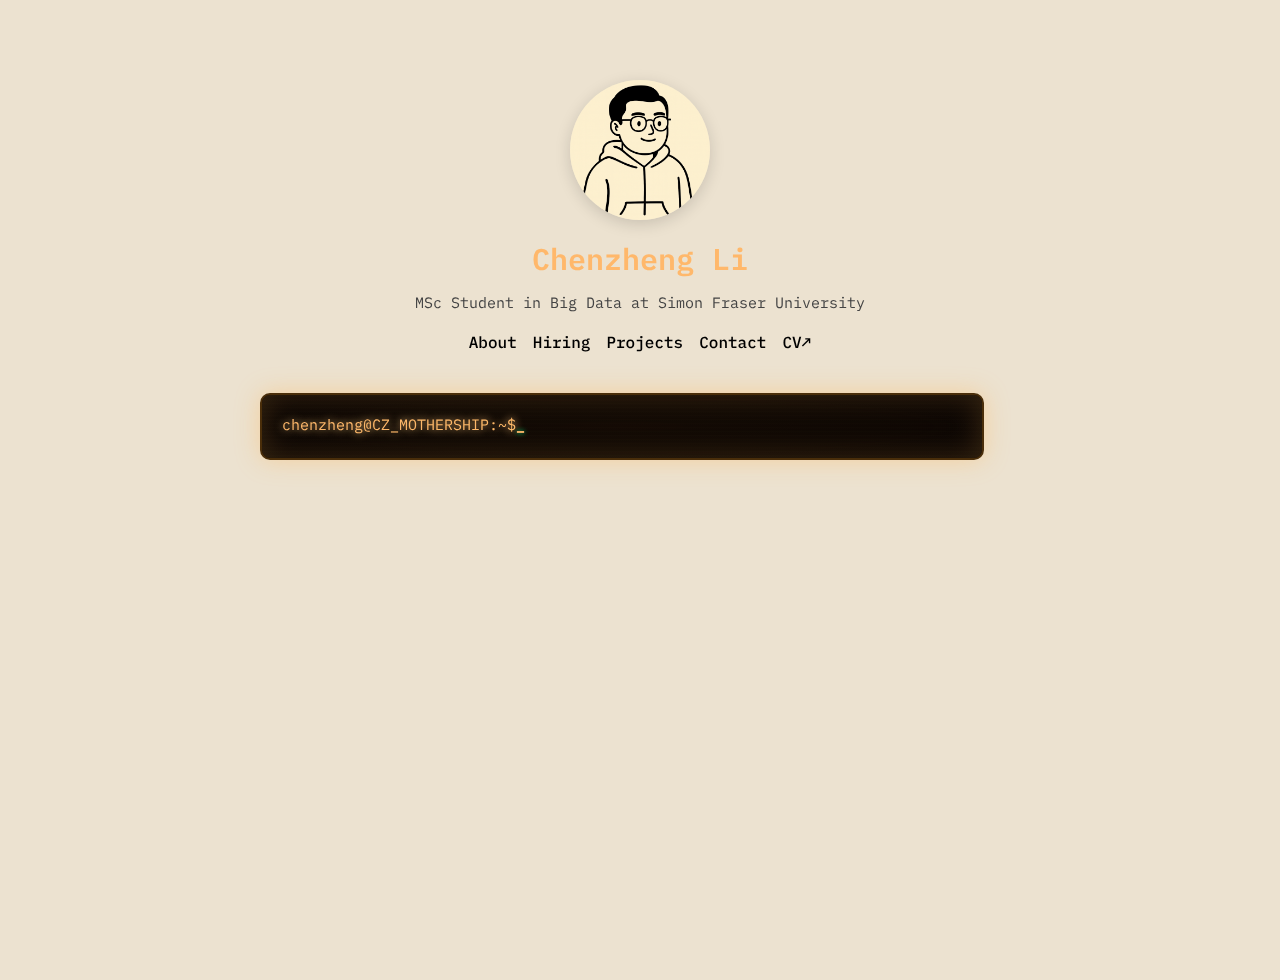
<file: index.html>
<!DOCTYPE html>
<html lang="en">

<head>
  <link href="https://fonts.googleapis.com/css2?family=IBM+Plex+Mono:wght@400;500;600&display=swap" rel="stylesheet">
  <meta charset="UTF-8" />
  <meta name="viewport" content="width=device-width, initial-scale=1" />
  <title>Chenzheng Li</title>
  <meta name="description" content="Chenzheng Li — MSc Student in Big Data at Simon Fraser University." />

  <style>
    @font-face {
      font-family: 'IBM Plex Mono';
      src: url('fonts/IBMPlexMono-Regular.ttf') format('truetype'),
        local('IBM Plex Mono');
      font-weight: 400;
      font-style: normal;
    }

    @font-face {
      font-family: 'IBM Plex Mono';
      src: url('fonts/IBMPlexMono-Medium.ttf') format('truetype'),
        local('IBM Plex Mono Medium');
      font-weight: 500;
      font-style: normal;
    }

    @font-face {
      font-family: 'IBM Plex Mono';
      src: url('fonts/IBMPlexMono-SemiBold.ttf') format('truetype'),
        local('IBM Plex Mono SemiBold');
      font-weight: 600;
      font-style: normal;
    }

    body {
      margin: 0;
      background-color: #ECE2D0;
      /* background: #100804; */
      color: #ffb86b;
      font-family: 'IBM Plex Mono', monospace;
      display: block;
      flex-direction: column;
      align-items: center;
      justify-content: center;
      min-height: 100vh;
      overflow-y: auto;
      overflow-x: hidden;
      -webkit-font-smoothing: none;
      text-rendering: geometricPrecision;
    }

    .wrap {
      max-width: 760px;
      /* margin: 0 auto; */
      margin: 80px auto 120px;
      padding: 0px 24px;
      display: block;
    }

    .head {
      text-align: center;
      margin-bottom: 40px;
    }

    .head img {
      width: 140px;
      height: 140px;
      border-radius: 50%;
      object-fit: cover;
      display: block;
      margin: 0 auto 20px;
      box-shadow: 0 4px 16px rgba(0, 0, 0, 0.15);
    }

    h1 {
      margin: 0 0 8px;
      font-size: 30px;
      font-weight: 600;
    }

    .tag {
      color: #444;
      font-size: 15px;
      margin-bottom: 20px;
    }

    .links {
      display: flex;
      flex-wrap: wrap;
      justify-content: center;
      gap: 16px;
      margin-top: 8px;
    }

    .links a {
      text-decoration: none;
      color: #000;
      transition: all 200ms ease;
      font-weight: 500;
    }

    .links a:hover {
      color: #333;
      transform: translateY(-1px);
    }

    /* ==========================
       Terminal Style
    ========================== */
    .terminal {
      margin-top: 20px;
      background: radial-gradient(ellipse at center, #120a05 0%, #0a0503 100%);
      border: 2px solid #4a2e0a;
      border-radius: 10px;
      padding: 20px;
      color: #ffb86b;
      font-size: 15px;
      line-height: 1.5;
      text-align: left;
      width: 680px;
      box-shadow:
        inset 0 0 30px rgba(255, 180, 80, 0.2),
        0 0 25px rgba(255, 180, 80, 0.4);
      position: relative;
      overflow: hidden;
      white-space: pre-wrap;
      word-break: break-word;
      text-shadow: 0 0 6px rgba(255, 200, 100, 0.6);
    }

    /* CRT Scanlines */
    .terminal::after {
      content: "";
      position: absolute;
      inset: 0;
      background: repeating-linear-gradient(to bottom,
          rgba(255, 200, 100, 0.05) 0px,
          rgba(0, 0, 0, 0.05) 2px,
          transparent 3px,
          transparent 4px);
      opacity: 0.25;
      pointer-events: none;
    }

    .terminal::before {
      content: "";
      position: absolute;
      inset: 0;
      background: radial-gradient(ellipse at center, rgba(255, 200, 100, 0.08) 0%, transparent 70%);
      mix-blend-mode: overlay;
      pointer-events: none;
    }

    .terminal a {
      color: #ffcc80;
      text-shadow: 0 0 5px #ffcc80;
      text-decoration: none;
      transition: all 0.2s ease;
    }

    .terminal a:hover {
      color: #ffffff;
      text-shadow: 0 0 8px #ffffff;
    }

    .prompt {
      color: #ffb86b;
      text-shadow: 0 0 8px #ffcc80;
    }

    .cursor {
      color: #ffb86b;
      font-weight: bold;
      font-size: 15px;
      animation: blink 0.8s infinite;
      position: relative;
      bottom: 0;
      text-shadow: 0 0 5px #00ff88;
    }

    @keyframes blink {

      0%,
      50% {
        opacity: 1;
      }

      50%,
      100% {
        opacity: 0;
      }
    }

    pre {
      margin: 0;
      padding: 0;
      white-space: pre-wrap;
      word-wrap: break-word;
      overflow-wrap: break-word;
      line-height: 1.55;
    }
  </style>
</head>

<body>


  <!-- Main Content -->
  <div class="wrap">
    <div class="head">
      <img src="profile.png" alt="Chenzheng Li" loading="eager" decoding="async" />
      <h1>Chenzheng Li</h1>
      <p class="tag">MSc Student in Big Data at Simon Fraser University</p>

      <div class="links">
        <a href="#about" data-target="about">About</a>
        <a href="#hiring" data-target="hiring">Hiring</a>
        <a href="#projects" data-target="projects">Projects</a>
        <a href="#contact" data-target="contact">Contact</a>
        <a href="ChenzhengLi_CV.pdf">CV↗</a>
      </div>
    </div>

    <div class="body">
      <div id="terminal" class="terminal"><span class="prompt">chenzheng@CZ_MOTHERSHIP:~$</span><span
          class="cursor">_</span></div>
    </div>
  </div>

  <script>


    // --------------------------
    // Main Terminal Logic
    // --------------------------
    (function () {
      const terminal = document.getElementById('terminal');
      const navLinks = document.querySelectorAll('.links a[data-target]');
      let typingTimer = null;

      const content = {
        about: [
          '<span class="prompt">chenzheng@CZ_MOTHERSHIP:~$</span> open about',
          '',
          'My journey started with a box of LEGO robots. The first time I “programmed” one to move, I felt a spark — and that spark has been my compass ever since.',
          '',
          'Today, I’m a Master’s student in Big Data at Simon Fraser University, still chasing that same excitement of building and solving. Along the way, I’ve worked as a Research Assistant at SFU, exploring human–computer interaction and smart sensing, and as a data engineer at Movmint, where I learned what it takes to optimize real-world systems at scale.',
          '',
          'But outside data and code, another dream quietly simmers — I want to become a good cook. Before coming to Canada in 2019, I had never stepped into a kitchen. My mother cooked every meal for me, so cooking was something I deeply appreciated but never understood. Like many international students, I started cooking just to survive. But dish by dish, I found myself loving the process — the rhythm, the small creativity in every plate, and that wonderful (you know, sometimes people lie) compliment from friends: “Wow, this is really good!” That moment of sharing feels strangely similar to programming — both start from raw ingredients and end with something that makes people happy.',
          '',
          'And yes, when I’m not experimenting with flavors, I’m probably playing video games. They’ve been my way to reset, to find calm. No matter how chaotic the day gets, that virtual world feels like a lighthouse, reminding me why I love technology in the first place.',
          '',
          'I don’t see myself as one of those geniuses who create OpenAI or Tesla. But I love exploring new ideas, learning new things, and trying (sometimes failing) to make cool stuff work. As we say in Chinese, 学无止境 (xué wú zhǐ jìng) — “learning has no limit.”',
          '',
          'That, and maybe one day opening a small restaurant, are the two things that keep me moving.'
        ],

        hiring: [
          '<span class="prompt">chenzheng@CZ_MOTHERSHIP:~$</span> open hiring',
          '',
          'I’m currently seeking a computer science-related co-op internship for Summer 2026.',
          'I’m open to both 4-month and 8-month placements — this internship will fulfill my graduation requirement.',
          '',
          'If you have any opportunities or resources, please feel free to contact me.'
        ],
        projects: [
          '<span class="prompt">chenzheng@CZ_MOTHERSHIP:~$</span> open projects',
          '',
          '=== My Projects ===',
          '',

          '1. <a href="projects/yase.html" target="_blank">YASE: Yet Another Storage Engine</a>',
          '   A high-performance C++ storage engine with SkipList indexing and ACID transaction support.',
          '',
          '2. <a href="projects/woodowel.html" target="_blank">WooDowel — Electrode Isolation for Electromagnetic Shielding in Triboelectric Plywood Sensors</a>',
          '   A collaborative exploration of how natural materials like wood can sense human touch and motion, combining embedded hardware design with machine learning analysis.',
          '',
          '3. <a href="projects/reddit.html" target="_blank"> Reddit Sentiment Analysis and Readability</a>',
          '   A data-driven exploration of how sentiment, readability, and posting time influence the perceived quality of Reddit comments',
          '',
          '4. <a href="projects/amazon_sentiment.html" target="_blank">Large-Scale Sentiment and Topic Analysis of Amazon Product Reviews</a>',
          '   Uncovering micro/macro-level opinion patterns using a generic scalable PySpark NLP pipeline on 571M+ reviews.',
          '',
          '====================',
          '',
          'Click the link to learn more.'
        ],
        contact: [
          '<span class="prompt">chenzheng@CZ_MOTHERSHIP:~$</span> open contact',
          '',
          '- chenzheng_li (at) sfu (dot) ca',
          '- lichenzheng2000 (at) gmail (dot) com',
          '- https://github.com/EAmonKEZhenG',
          '- https://www.linkedin.com/in/chenzheng-li-256574226/'
        ]
      };

      function clear() { terminal.textContent = ''; }

      function typeLines(lines) {
        clear();
        terminal.hidden = false;
        let i = 0;

        function step() {
          if (i >= lines.length) {
            terminal.innerHTML += '<br><span class="prompt">chenzheng@CZ_MOTHERSHIP:~$</span><span class="cursor">_</span>';
            return;
          }
          let line = lines[i];
          if (/<[a-z][\s\S]*>/i.test(line)) {
            terminal.innerHTML += line + "<br>";
            i++;
            typingTimer = setTimeout(step, 50);
          } else {
            let j = 0;
            function typeChar() {
              if (j < line.length) {
                terminal.innerHTML += line[j];
                j++;
                terminal.scrollTop = terminal.scrollHeight;
                typingTimer = setTimeout(typeChar, 4);
              } else {
                terminal.innerHTML += "<br>";
                i++;
                typingTimer = setTimeout(step, 20);
              }
            }
            typeChar();
          }

        }

        step();
      }

      navLinks.forEach(link => {
        link.onclick = e => {
          e.preventDefault();
          const key = link.dataset.target;
          clearTimeout(typingTimer);
          typeLines(content[key]);
        };
      });
    })();
  </script>
</body>

</html>
</file>
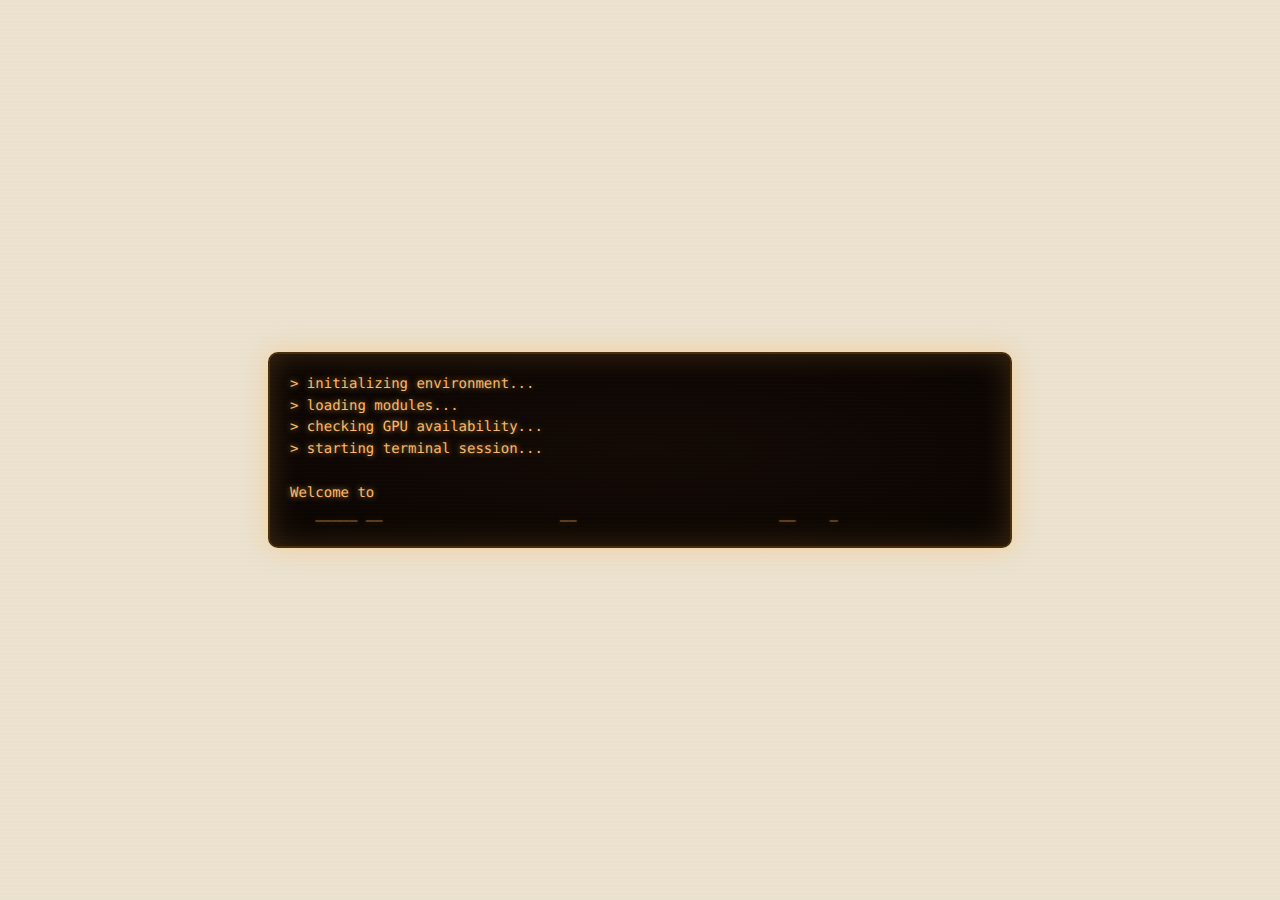
<file: index copy.html>
<!DOCTYPE html>
<html lang="en">
<head>
  <link href="https://fonts.googleapis.com/css2?family=IBM+Plex+Mono:wght@400;500;600&display=swap" rel="stylesheet">
  <meta charset="UTF-8" />
  <meta name="viewport" content="width=device-width, initial-scale=1" />
  <title>Chenzheng Li</title>
  <meta name="description" content="Chenzheng Li — MSc Student in Big Data at Simon Fraser University." />

  <style>
    @font-face {
      font-family: 'IBM Plex Mono';
      src: url('fonts/IBMPlexMono-Regular.ttf') format('truetype'),
           local('IBM Plex Mono');
      font-weight: 400;
      font-style: normal;
    }

    @font-face {
      font-family: 'IBM Plex Mono';
      src: url('fonts/IBMPlexMono-Medium.ttf') format('truetype'),
           local('IBM Plex Mono Medium');
      font-weight: 500;
      font-style: normal;
    }

    @font-face {
      font-family: 'IBM Plex Mono';
      src: url('fonts/IBMPlexMono-SemiBold.ttf') format('truetype'),
           local('IBM Plex Mono SemiBold');
      font-weight: 600;
      font-style: normal;
    }

    body {
      margin: 0;
      background-color: #ECE2D0; 
      /* background: #100804; */
      color: #ffb86b;
      font-family: 'IBM Plex Mono', monospace;
      display: flex;
      flex-direction: column;
      align-items: center;
      justify-content: center;
      min-height: 100vh;
      overflow: hidden;
      -webkit-font-smoothing: none;
      text-rendering: geometricPrecision;
    }

    .wrap {
      max-width: 760px;
      margin: 0 auto;
      padding: 56px 24px;
      display: none; /* 🚀 默认隐藏主内容 */
    }

    .head {
      text-align: center;
    }

    .head img {
      width: 140px;
      height: 140px;
      border-radius: 50%;
      object-fit: cover;
      display: block;
      margin: 0 auto 20px;
      box-shadow: 0 4px 16px rgba(0, 0, 0, 0.15);
    }

    h1 {
      margin: 0 0 8px;
      font-size: 30px;
      font-weight: 600;
    }

    .tag {
      color: #444;
      font-size: 15px;
      margin-bottom: 20px;
    }

    .links {
      display: flex;
      flex-wrap: wrap;
      justify-content: center;
      gap: 16px;
      margin-top: 8px;
    }

    .links a {
      text-decoration: none;
      color: #000;
      transition: all 200ms ease;
      font-weight: 500;
    }

    .links a:hover {
      color: #333;
      transform: translateY(-1px);
    }

    /* ==========================
       🖥️ Terminal Style
    ========================== */
    .terminal {
      margin-top: 20px;
      background: radial-gradient(ellipse at center, #120a05 0%, #0a0503 100%);
      border: 2px solid #4a2e0a;
      border-radius: 10px;
      padding: 20px;
      color: #ffb86b;
      font-size: 15px;
      line-height: 1.5;
      text-align: left;
      width: 680px;
      box-shadow:
        inset 0 0 30px rgba(255, 180, 80, 0.2),
        0 0 25px rgba(255, 180, 80, 0.4);
      position: relative;
      overflow: hidden;
      white-space: pre-wrap;
      word-break: break-word;
      text-shadow: 0 0 6px rgba(255, 200, 100, 0.6);
    }
    /* CRT Scanlines */
    .terminal::after {
      content: "";
      position: absolute;
      inset: 0;
      background: repeating-linear-gradient(
        to bottom,
        rgba(255, 200, 100, 0.05) 0px,
        rgba(0, 0, 0, 0.05) 2px,
        transparent 3px,
        transparent 4px
      );
      opacity: 0.25;
      pointer-events: none;
    }
    
    .terminal::before {
      content: "";
      position: absolute;
      inset: 0;
      background: radial-gradient(ellipse at center, rgba(255, 200, 100, 0.08) 0%, transparent 70%);
      mix-blend-mode: overlay;
      pointer-events: none;
    }

    .prompt {
      color: #ffb86b;
      text-shadow: 0 0 8px #ffcc80;
    }

    .cursor {
      color: #ffb86b;
      font-weight: bold;
      font-size: 15px;
      animation: blink 0.8s infinite;
      position: relative;
      bottom: 0;
      text-shadow: 0 0 5px #00ff88;
    }

    @keyframes blink {
      0%, 50% { opacity: 1; }
      50%, 100% { opacity: 0; }
    }

    pre {
      margin: 0;
      padding: 0;
      white-space: pre-wrap;
      word-wrap: break-word;
      overflow-wrap: break-word;
      line-height: 1.55;
    }

    /* 🖤 Boot Terminal */
    /* #boot-terminal {
      font-family: 'IBM Plex Mono', monospace;
      background: #0a0a0a;
      color: #e8e8e8;
      width: 700px;
      margin: 180px auto;
      padding: 20px;
      border-radius: 6px;
      box-shadow: 0 10px 25px rgba(0, 0, 0, 0.4);
      transition: opacity 1s ease;
      text-align: left;
      line-height: 1.4;
    } */
    #boot-terminal {
      font-family: 'IBM Plex Mono', monospace;
      background: radial-gradient(ellipse at center, #120a05 0%, #0a0503 100%);
      color: #ffb86b;
      width: 700px;
      padding: 20px;
      border: 2px solid #4a2e0a;
      border-radius: 10px;
      box-shadow:
        inset 0 0 30px rgba(255, 180, 80, 0.2),
        0 0 25px rgba(255, 180, 80, 0.4);
      text-align: left;
      line-height: 1.4;
      font-size: 14px;
      text-shadow: 0 0 6px rgba(255, 200, 100, 0.6);
    }

    #boot-terminal::after {
      content: "";
      position: absolute;
      inset: 0;
      background: repeating-linear-gradient(
        to bottom,
        rgba(255, 200, 100, 0.05) 0px,
        rgba(0, 0, 0, 0.05) 2px,
        transparent 3px,
        transparent 4px
      );
      opacity: 0.25;
      pointer-events: none;
    }


  </style>
</head>

<body>
  <!-- 🧠 Boot Terminal -->
  <div id="boot-terminal">
    <pre id="boot-output"></pre>
  </div>

  <!-- 🌿 Main Content -->
  <div class="wrap">
    <div class="head">
      <img src="profile.jpg" alt="Chenzheng Li" loading="eager" decoding="async" />
      <h1>Chenzheng Li</h1>
      <p class="tag">MSc Student in Big Data at Simon Fraser University</p>

      <div class="links">
        <a href="#about" data-target="about">About</a>
        <a href="#hiring" data-target="hiring">Hiring</a>
        <a href="#contact" data-target="contact">Contact</a>
        <a href="ChenzhengLi_CV.pdf">CV↗</a>
      </div>
    </div>

    <div class="body">
      <div id="terminal" class="terminal" hidden></div>
    </div>
  </div>

  <script>
    // --------------------------
    // 🧠 Boot Screen Animation
    // --------------------------
    const bootLines = [
      "> initializing environment...",
      "> loading modules...",
      "> checking GPU availability...",
      "> starting terminal session...",
      "",
      "Welcome to",
      "   _____ __                     __                        __    _ ",
      "  / ____/ /_  ___  ____  ____  / /_  ___  ____  ____ _   / /   (_)",
      " / /   / __ \/ _ \/ __ \/_  / / __ \/ _ \/ __ \/ __ `/  / /   / / ",
      "/ /___/ / / /  __/ / / / / /_/ / / /  __/ / / / /_/ /  / /___/ /  ",
      "\____/_/ /_/\___/_/ /_/ /___/_/ /_/\___/_/ /_/\__, /  /_____/_/   ",
      "                                             /____/             ",
      "                version 1.0.0",
      "",
      "> ready."
    ];

    const bootOutput = document.getElementById("boot-output");
    const bootTerminal = document.getElementById("boot-terminal");

    function typeBoot() {
      let i = 0;
      function step() {
        if (i < bootLines.length) {
          bootOutput.innerHTML += bootLines[i] + "\n";
          i++;
          setTimeout(step, 100);
        } else {
          setTimeout(() => {
            bootTerminal.style.transition = "opacity 0.8s ease, transform 0.8s ease";
            bootTerminal.style.opacity = 0;
            bootTerminal.style.transform = "scaleY(0.1)";
            bootTerminal.style.pointerEvents = "none";
            bootTerminal.style.overflow = "hidden";
            bootTerminal.style.boxShadow = "none"; 
            setTimeout(() => {
              bootTerminal.remove();
              const wrap = document.querySelector(".wrap");
              const terminal = document.getElementById("terminal");

              wrap.style.display = "block";
              terminal.hidden = false;
              // terminal.innerHTML = '<span class="prompt">chenzheng@CZ_MOTHERSHIP:~$</span> ';
              terminal.innerHTML = '<span class="prompt">chenzheng@CZ_MOTHERSHIP:~$</span><span class="cursor">_</span>';
            }, 900);
          }, 500);
        }
      }
      step();
    }

    window.onload = typeBoot;

    // --------------------------
    // 🖥️ Main Terminal Logic
    // --------------------------
    (function(){
      const terminal = document.getElementById('terminal');
      const navLinks = document.querySelectorAll('.links a[data-target]');
      let typingTimer = null;

      const content = {
        about: [
          '<span class="prompt">chenzheng@CZ_MOTHERSHIP:~$</span> open about',
          '',
          'My journey started with a box of LEGO robots. The first time I “programmed” one to move, I felt a spark — and that spark has been my compass ever since.',
          '',
          'Today, I’m a Master’s student in Big Data at Simon Fraser University, still chasing that same excitement of building and solving. Along the way, I’ve worked as a Research Assistant at SFU, exploring human–computer interaction and smart sensing, and as a data engineer at Movmint, where I learned what it takes to optimize real-world systems at scale.',
          '',
          'But outside data and code, another dream quietly simmers — I want to become a good cook. Before coming to Canada in 2019, I had never stepped into a kitchen. My mother cooked every meal for me, so cooking was something I deeply appreciated but never understood. Like many international students, I started cooking just to survive. But dish by dish, I found myself loving the process — the rhythm, the small creativity in every plate, and that wonderful (you know, sometimes people lie) compliment from friends: “Wow, this is really good!” That moment of sharing feels strangely similar to programming — both start from raw ingredients and end with something that makes people happy.',
          '',
          'And yes, when I’m not experimenting with flavors, I’m probably playing video games. They’ve been my way to reset, to find calm. No matter how chaotic the day gets, that virtual world feels like a lighthouse, reminding me why I love technology in the first place.',
          '',
          'I don’t see myself as one of those geniuses who create OpenAI or Tesla. But I love exploring new ideas, learning new things, and trying (sometimes failing) to make cool stuff work. As we say in Chinese, 学无止境 (xué wú zhǐ jìng) — “learning has no limit.”',
          '',
          'That, and maybe one day opening a small restaurant, are the two things that keep me moving.'
        ],

        hiring: [
          '<span class="prompt">chenzheng@CZ_MOTHERSHIP:~$</span> open hiring',
          '',
          'I’m currently seeking a computer science-related co-op internship for Summer 2026.',
          'I’m open to both 4-month and 8-month placements — this internship will fulfill my graduation requirement.',
          '',
          'If you have any opportunities or resources, please feel free to contact me.'
        ],

        contact: [
          '<span class="prompt">chenzheng@CZ_MOTHERSHIP:~$</span> open contact',
          '',
          '- lichenzheng2000 (at) gmail (dot) com',
          '- chenzheng_li (at) sfu (dot) ca',
          '- https://github.com/EAmonKEZhenG',
          '- https://www.linkedin.com/in/chenzheng-li-256574226/'
        ]
      };

      function clear() { terminal.textContent = ''; }

      function typeLines(lines) {
        clear();
        terminal.hidden = false;
        let i = 0;

        function step() {
          if (i >= lines.length){
             terminal.innerHTML += '<br><span class="prompt">chenzheng@CZ_MOTHERSHIP:~$</span><span class="cursor">_</span>';
            return;
          }
         

          let line = lines[i];
          if (line.includes("<span")) {
            terminal.innerHTML += line + "<br>";
            i++;
            typingTimer = setTimeout(step, 50);
          } else {
            let j = 0;
            function typeChar() {
              if (j < line.length) {
                terminal.innerHTML += line[j];
                j++;
                terminal.scrollTop = terminal.scrollHeight;
                typingTimer = setTimeout(typeChar, 4);
              } else {
                terminal.innerHTML += "<br>";
                i++;
                typingTimer = setTimeout(step, 20);
              }
            }
            typeChar();
          }
        }

        step();
      }

      navLinks.forEach(link => {
        link.onclick = e => {
          e.preventDefault();
          const key = link.dataset.target;
          clearTimeout(typingTimer);
          typeLines(content[key]);
        };
      });
    })();
  </script>
</body>
</html>
</file>
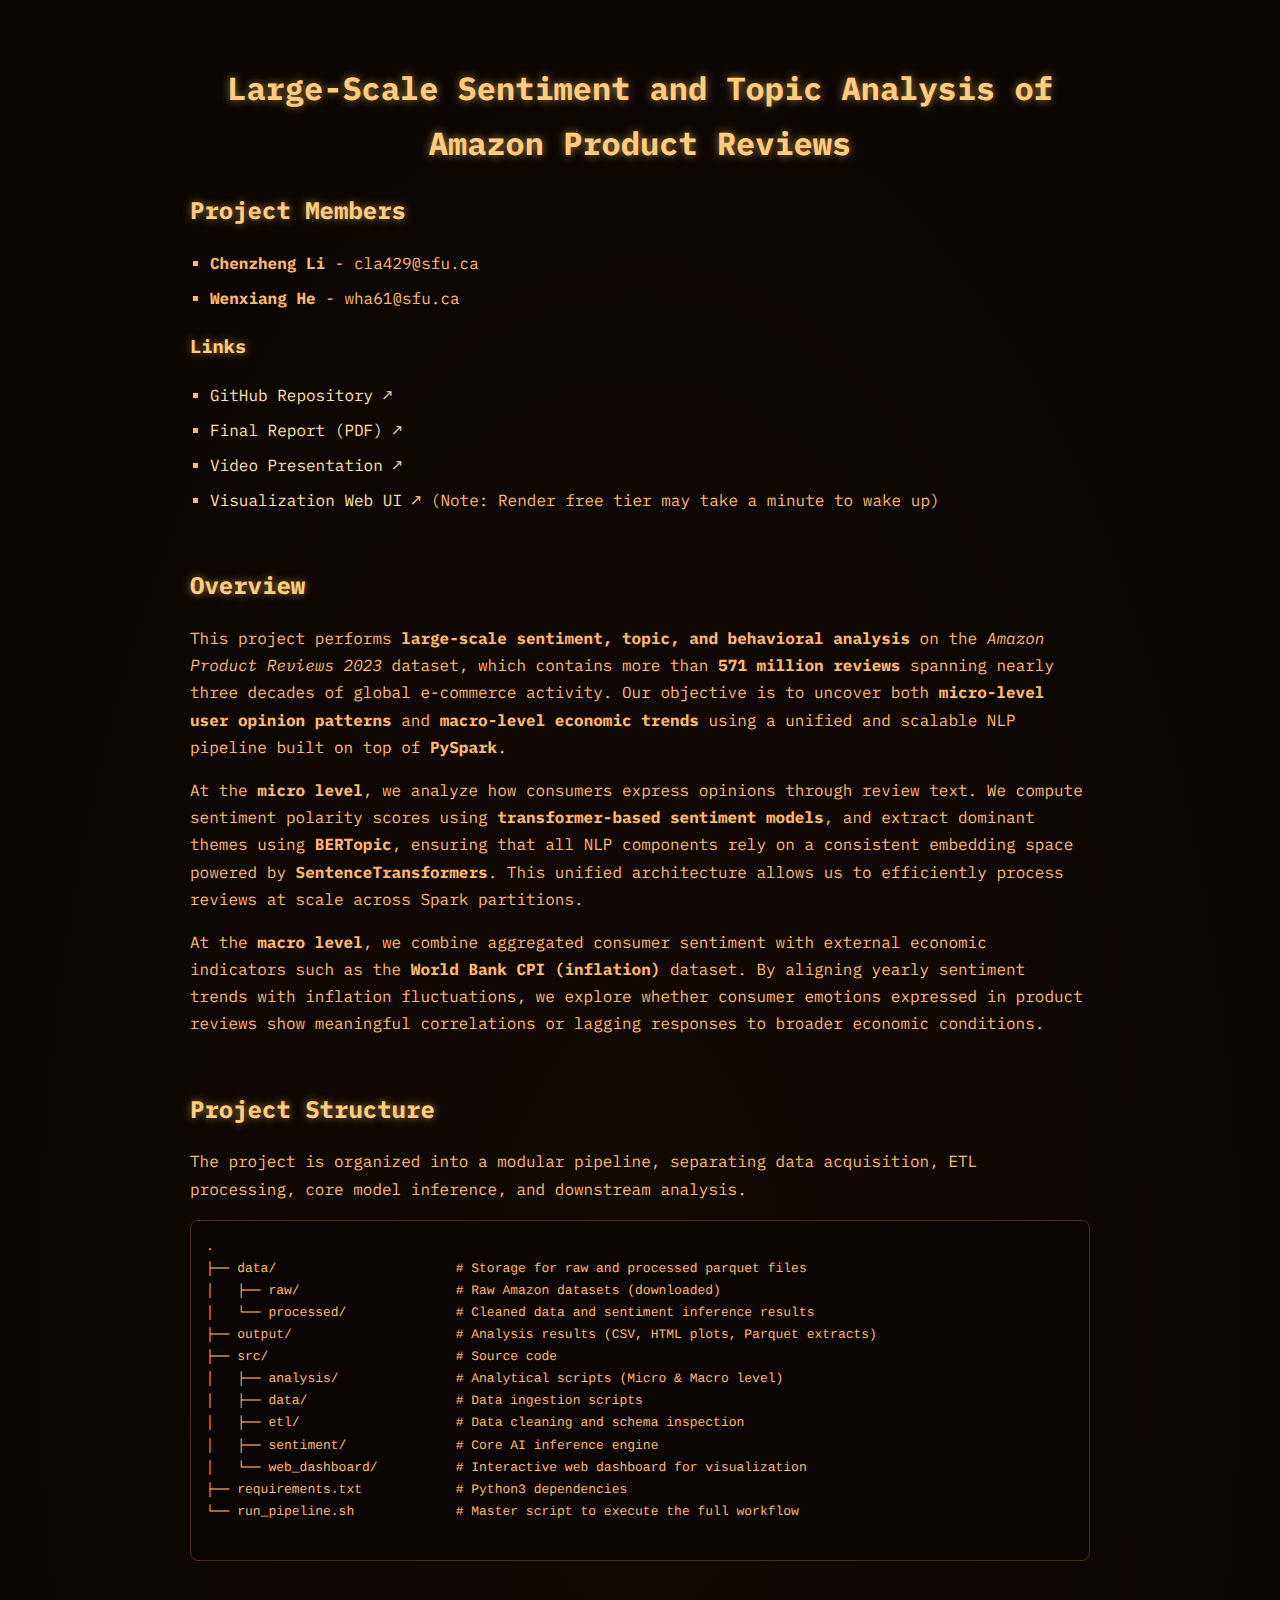
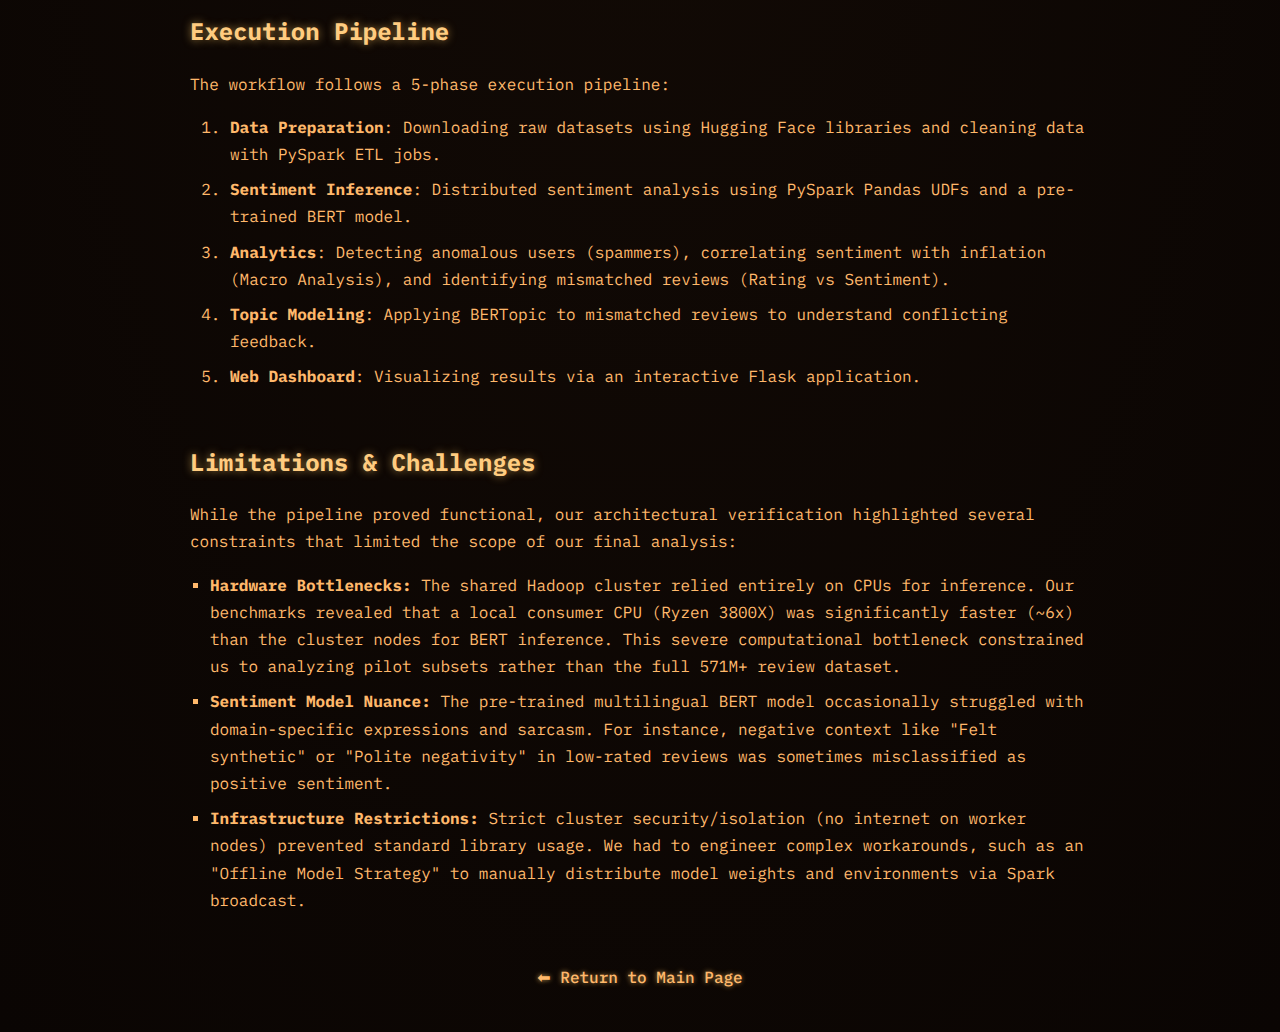
<file: projects/amazon_sentiment.html>
<!DOCTYPE html>
<html lang="en">

<head>
    <meta charset="UTF-8">
    <meta name="viewport" content="width=device-width, initial-scale=1">
    <title>Large-Scale Sentiment and Topic Analysis — Amazon Product Reviews</title>
    <link href="https://fonts.googleapis.com/css2?family=IBM+Plex+Mono:wght@400;500;600&display=swap" rel="stylesheet">

    <style>
        body {
            margin: 0;
            background: radial-gradient(ellipse at center, #120a05 0%, #0a0503 100%);
            color: #ffb86b;
            font-family: 'IBM Plex Mono', monospace;
            line-height: 1.7;
            -webkit-font-smoothing: none;
            text-rendering: geometricPrecision;
            padding: 40px;
            max-width: 900px;
            margin: auto;
        }

        h1,
        h2,
        h3 {
            color: #ffcc80;
            text-shadow: 0 0 8px rgba(255, 200, 100, 0.6);
        }

        h1 {
            text-align: center;
            font-size: 32px;
            margin-bottom: 20px;
        }

        a {
            color: #ffe0a3;
            text-decoration: none;
        }

        a:hover {
            color: #fff;
            text-shadow: 0 0 6px #ffb86b;
        }

        img {
            width: 100%;
            border-radius: 10px;
            box-shadow: 0 0 20px rgba(255, 180, 80, 0.3);
            margin: 20px 0;
        }

        iframe {
            display: block;
            width: 100%;
            height: 480px;
            border: none;
            margin: 30px 0;
            box-shadow: 0 0 25px rgba(255, 180, 80, 0.4);
            border-radius: 10px;
        }

        .section {
            margin-bottom: 50px;
        }

        .back {
            text-align: center;
            margin-top: 40px;
        }

        .back a {
            color: #ffb86b;
            font-weight: 500;
            text-shadow: 0 0 5px rgba(255, 200, 100, 0.7);
        }

        ul {
            list-style-type: square;
            padding-left: 20px;
        }

        li {
            margin-bottom: 8px;
        }

        code {
            background: rgba(255, 184, 107, 0.1);
            padding: 2px 5px;
            border-radius: 4px;
            font-family: 'IBM Plex Mono', monospace;
        }

        pre {
            background: rgba(0, 0, 0, 0.3);
            padding: 15px;
            border-radius: 8px;
            overflow-x: auto;
            border: 1px solid #4a2e0a;
        }
    </style>
</head>

<body>
    <h1>Large-Scale Sentiment and Topic Analysis of Amazon Product Reviews</h1>

    <div class="section">
        <h2>Project Members</h2>
        <ul>
            <li><b>Chenzheng Li</b> - cla429@sfu.ca</li>
            <li><b>Wenxiang He</b> - wha61@sfu.ca</li>
        </ul>

        <h3>Links</h3>
        <ul>
            <li><a href="https://github.com/EAmonKEZhenG/Large-Scale-Sentiment-and-Topic-Analysis-of-Amazon-Product-Reviews"
                    target="_blank">GitHub Repository ↗</a></li>
            <li><a href="doc/CMPT_732_Final_Report.pdf" target="_blank">Final Report (PDF) ↗</a></li>
            <li><a href="https://drive.google.com/file/d/19ixbLRnp2C6J2eCv9QgIHxc2I4O5-tIr/view?usp=sharing"
                    target="_blank">Video Presentation ↗</a></li>
            <li><a href="https://large-scale-sentiment-and-topic-analysis.onrender.com/" target="_blank">Visualization
                    Web UI ↗</a> (Note: Render free tier may take a minute to wake up)</li>
        </ul>
    </div>

    <div class="section">
        <h2>Overview</h2>
        <p>
            This project performs <b>large-scale sentiment, topic, and behavioral analysis</b> on the <i>Amazon Product
                Reviews 2023</i> dataset, which contains more than <b>571 million reviews</b> spanning nearly three
            decades of global e-commerce activity. Our objective is to uncover both <b>micro-level user opinion
                patterns</b> and <b>macro-level economic trends</b> using a unified and scalable NLP pipeline built on
            top of <b>PySpark</b>.
        </p>
        <p>
            At the <b>micro level</b>, we analyze how consumers express opinions through review text. We compute
            sentiment polarity scores using <b>transformer-based sentiment models</b>, and extract dominant themes using
            <b>BERTopic</b>, ensuring that all NLP components rely on a consistent embedding space powered by
            <b>SentenceTransformers</b>. This unified architecture allows us to efficiently process reviews at scale
            across Spark partitions.
        </p>
        <p>
            At the <b>macro level</b>, we combine aggregated consumer sentiment with external economic indicators such
            as the <b>World Bank CPI (inflation)</b> dataset. By aligning yearly sentiment trends with inflation
            fluctuations, we explore whether consumer emotions expressed in product reviews show meaningful correlations
            or lagging responses to broader economic conditions.
        </p>
    </div>

    <div class="section">
        <h2>Project Structure</h2>
        <p>The project is organized into a modular pipeline, separating data acquisition, ETL processing, core model
            inference, and downstream analysis.</p>
        <pre>
.
├── data/                       # Storage for raw and processed parquet files
│   ├── raw/                    # Raw Amazon datasets (downloaded)
│   └── processed/              # Cleaned data and sentiment inference results
├── output/                     # Analysis results (CSV, HTML plots, Parquet extracts)
├── src/                        # Source code
│   ├── analysis/               # Analytical scripts (Micro & Macro level)
│   ├── data/                   # Data ingestion scripts
│   ├── etl/                    # Data cleaning and schema inspection
│   ├── sentiment/              # Core AI inference engine
│   └── web_dashboard/          # Interactive web dashboard for visualization
├── requirements.txt            # Python3 dependencies
└── run_pipeline.sh             # Master script to execute the full workflow
    </pre>
    </div>

    <div class="section">
        <h2>Execution Pipeline</h2>
        <p>The workflow follows a 5-phase execution pipeline:</p>
        <ol>
            <li><b>Data Preparation</b>: Downloading raw datasets using Hugging Face libraries and cleaning data with
                PySpark ETL jobs.</li>
            <li><b>Sentiment Inference</b>: Distributed sentiment analysis using PySpark Pandas UDFs and a pre-trained
                BERT model.</li>
            <li><b>Analytics</b>: Detecting anomalous users (spammers), correlating sentiment with inflation (Macro
                Analysis), and identifying mismatched reviews (Rating vs Sentiment).</li>
            <li><b>Topic Modeling</b>: Applying BERTopic to mismatched reviews to understand conflicting feedback.</li>
            <li><b>Web Dashboard</b>: Visualizing results via an interactive Flask application.</li>
        </ol>
    </div>

    <div class="section">
        <h2>Limitations & Challenges</h2>
        <p>
            While the pipeline proved functional, our architectural verification highlighted several constraints that
            limited the scope of our final analysis:
        </p>
        <ul>
            <li>
                <strong>Hardware Bottlenecks:</strong> The shared Hadoop cluster relied entirely on CPUs for inference.
                Our benchmarks revealed that a local consumer CPU (Ryzen 3800X) was significantly faster (~6x) than the
                cluster nodes for BERT inference.
                This severe computational bottleneck constrained us to analyzing pilot subsets rather than the full
                571M+ review dataset.
            </li>
            <li>
                <strong>Sentiment Model Nuance:</strong> The pre-trained multilingual BERT model occasionally struggled
                with domain-specific expressions and sarcasm.
                For instance, negative context like "Felt synthetic" or "Polite negativity" in low-rated reviews was
                sometimes misclassified as positive sentiment.
            </li>
            <li>
                <strong>Infrastructure Restrictions:</strong> Strict cluster security/isolation (no internet on worker
                nodes) prevented standard library usage.
                We had to engineer complex workarounds, such as an "Offline Model Strategy" to manually distribute model
                weights and environments via Spark broadcast.
            </li>
        </ul>
    </div>

    <div class="back">
        <a href="../index.html">⬅ Return to Main Page</a>
    </div>
</body>

</html>
</file>
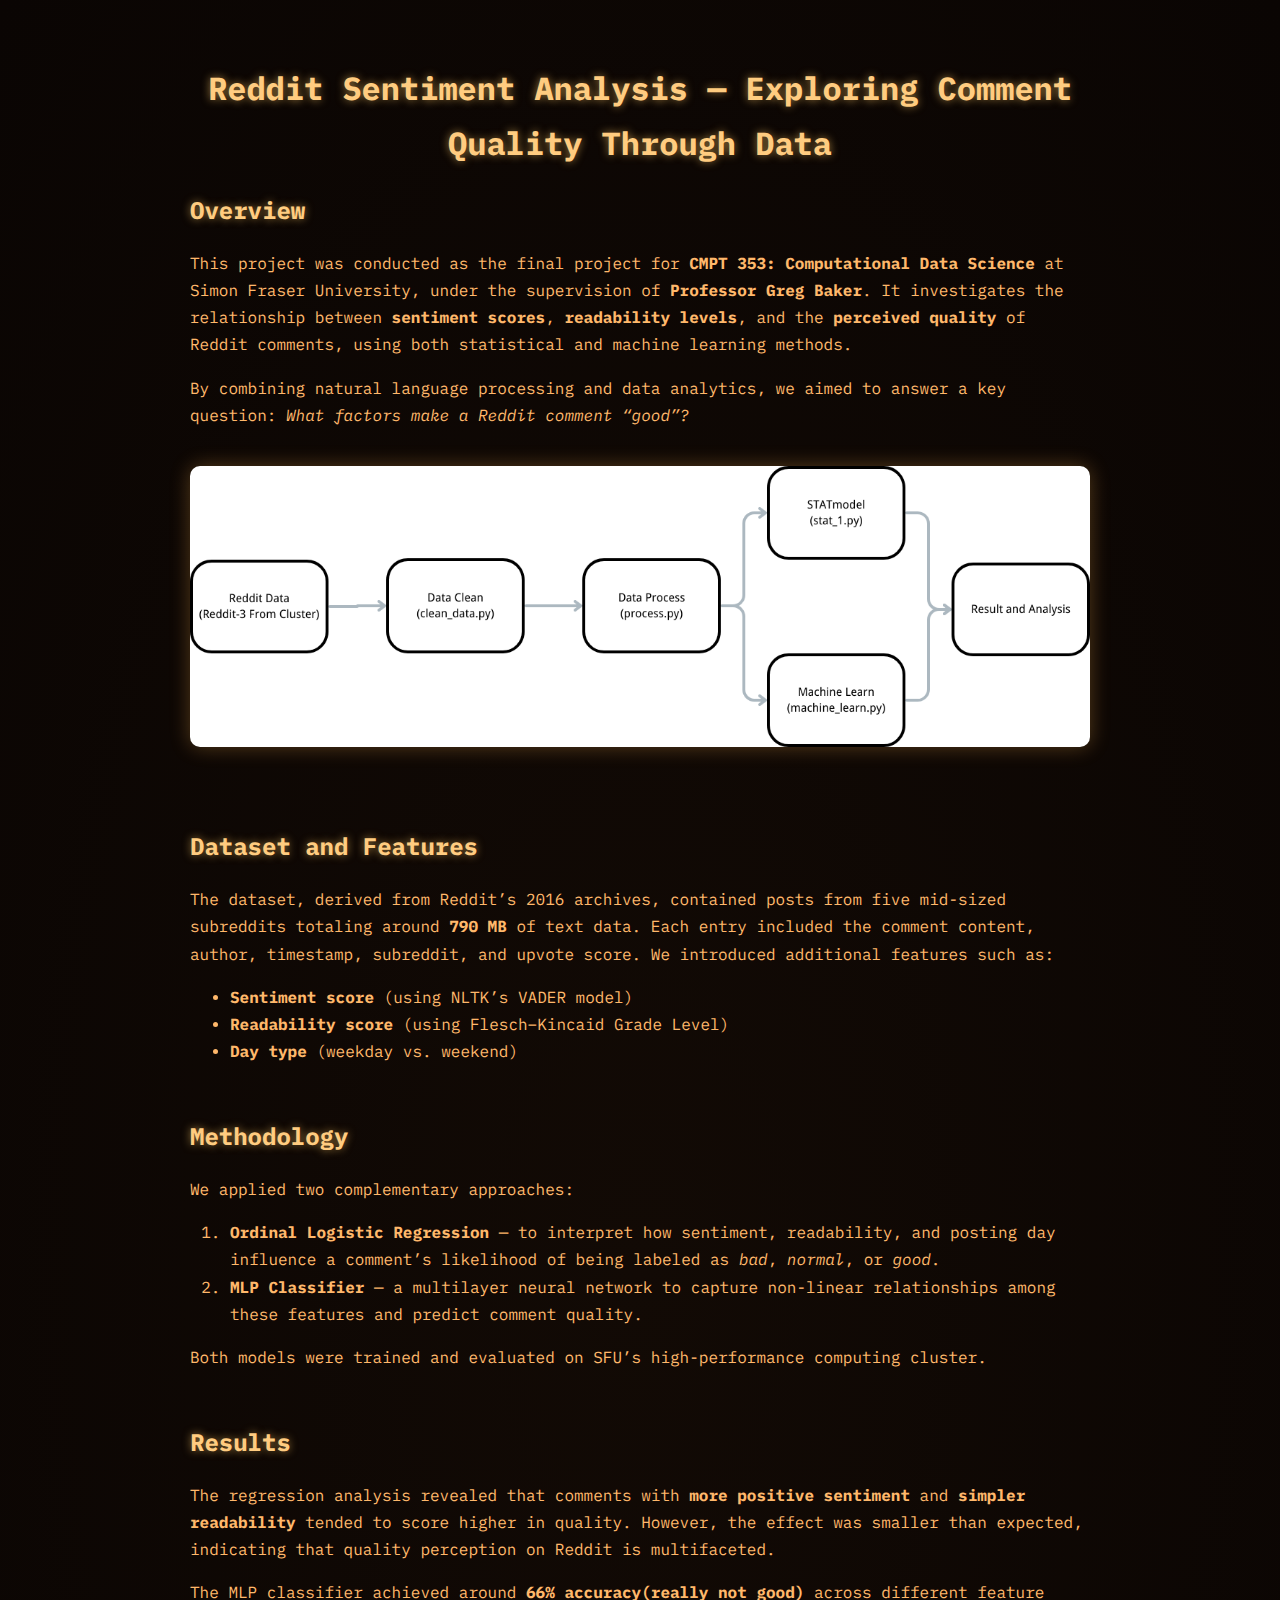
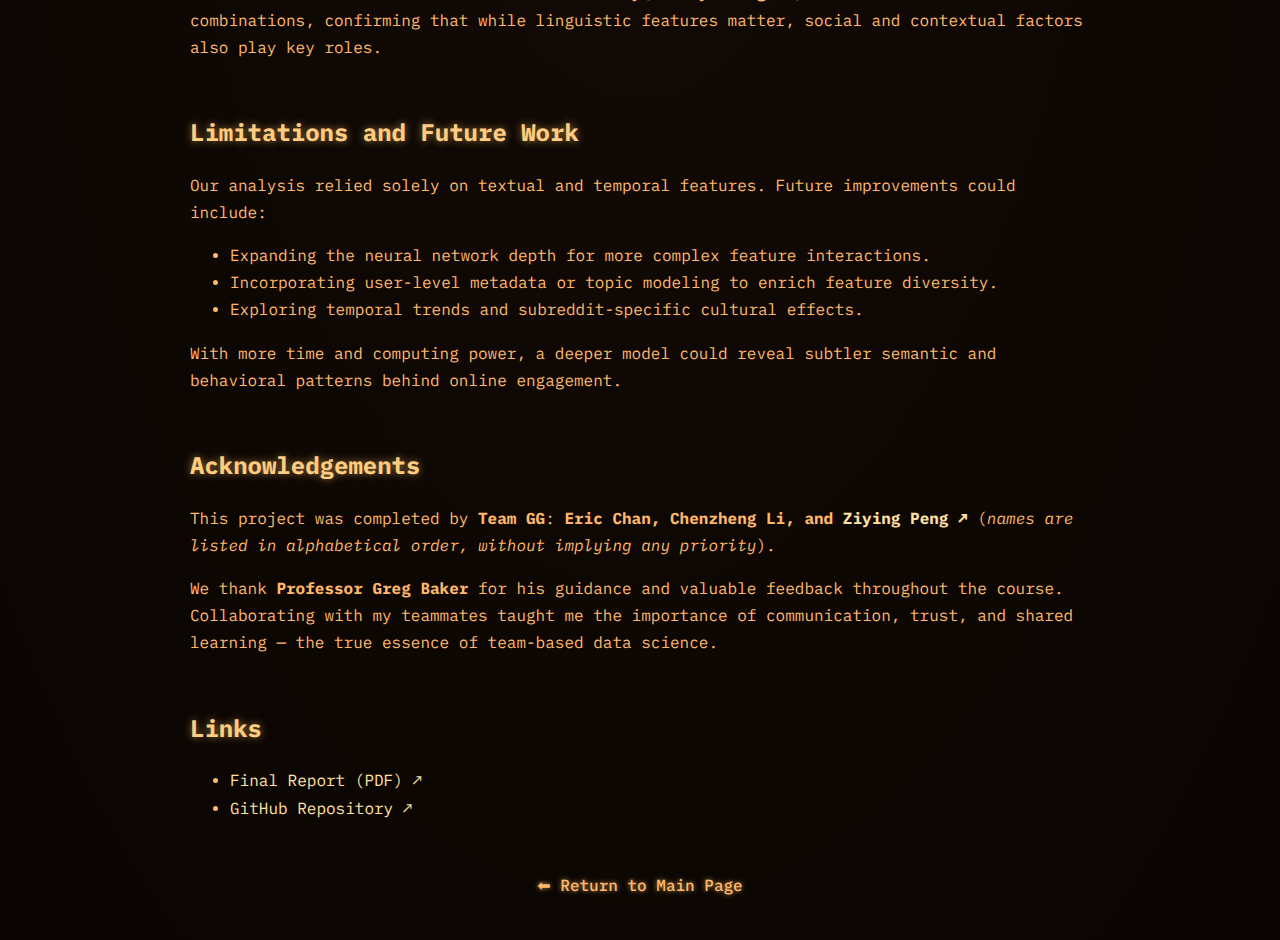
<file: projects/reddit.html>
<!DOCTYPE html>
<html lang="en">
<head>
  <meta charset="UTF-8">
  <meta name="viewport" content="width=device-width, initial-scale=1">
  <title>Reddit Sentiment Analysis</title>
  <link href="https://fonts.googleapis.com/css2?family=IBM+Plex+Mono:wght@400;500;600&display=swap" rel="stylesheet">

  <style>
    body {
      margin: 0;
      background: radial-gradient(ellipse at center, #120a05 0%, #0a0503 100%);
      color: #ffb86b;
      font-family: 'IBM Plex Mono', monospace;
      line-height: 1.7;
      -webkit-font-smoothing: none;
      text-rendering: geometricPrecision;
      padding: 40px;
      max-width: 900px;
      margin: auto;
    }

    h1, h2, h3 {
      color: #ffcc80;
      text-shadow: 0 0 8px rgba(255, 200, 100, 0.6);
    }

    h1 {
      text-align: center;
      font-size: 32px;
      margin-bottom: 20px;
    }

    a {
      color: #ffe0a3;
      text-decoration: none;
    }

    a:hover {
      color: #fff;
      text-shadow: 0 0 6px #ffb86b;
    }

    img {
      width: 100%;
      border-radius: 10px;
      box-shadow: 0 0 20px rgba(255, 180, 80, 0.3);
      margin: 20px 0;
    }

    iframe {
      display: block;
      width: 100%;
      height: 480px;
      border: none;
      margin: 30px 0;
      box-shadow: 0 0 25px rgba(255, 180, 80, 0.4);
      border-radius: 10px;
    }

    .section {
      margin-bottom: 50px;
    }

    .back {
      text-align: center;
      margin-top: 40px;
    }

    .back a {
      color: #ffb86b;
      font-weight: 500;
      text-shadow: 0 0 5px rgba(255, 200, 100, 0.7);
    }
  </style>
</head>

<body>
  <h1>Reddit Sentiment Analysis — Exploring Comment Quality Through Data</h1>

  <div class="section">
    <h2>Overview</h2>
    <p>
      This project was conducted as the final project for <b>CMPT 353: Computational Data Science</b> at 
      Simon Fraser University, under the supervision of <b>Professor Greg Baker</b>. 
      It investigates the relationship between <b>sentiment scores</b>, <b>readability levels</b>, and the 
      <b>perceived quality</b> of Reddit comments, using both statistical and machine learning methods.
    </p>
    <p>
      By combining natural language processing and data analytics, we aimed to answer a key question:
      <i>What factors make a Reddit comment “good”?</i>
    </p>
    <img src="pic/reddit_overview.png" alt="Overview of Reddit Sentiment Analysis workflow">
  </div>

  <div class="section">
    <h2>Dataset and Features</h2>
    <p>
      The dataset, derived from Reddit’s 2016 archives, contained posts from five mid-sized subreddits 
      totaling around <b>790 MB</b> of text data. Each entry included the comment content, author, 
      timestamp, subreddit, and upvote score. We introduced additional features such as:
    </p>
    <ul>
      <li><b>Sentiment score</b> (using NLTK’s VADER model)</li>
      <li><b>Readability score</b> (using Flesch–Kincaid Grade Level)</li>
      <li><b>Day type</b> (weekday vs. weekend)</li>
    </ul>
  </div>

  <div class="section">
    <h2>Methodology</h2>
    <p>
      We applied two complementary approaches:
    </p>
    <ol>
      <li><b>Ordinal Logistic Regression</b> — to interpret how sentiment, readability, and posting day 
      influence a comment’s likelihood of being labeled as <i>bad</i>, <i>normal</i>, or <i>good</i>.</li>
      <li><b>MLP Classifier</b> — a multilayer neural network to capture non-linear relationships among 
      these features and predict comment quality.</li>
    </ol>
    <p>
      Both models were trained and evaluated on SFU’s high-performance computing cluster.
    </p>
  </div>

  <div class="section">
    <h2>Results</h2>
    <p>
      The regression analysis revealed that comments with <b>more positive sentiment</b> and 
      <b>simpler readability</b> tended to score higher in quality. However, the effect was smaller than 
      expected, indicating that quality perception on Reddit is multifaceted.
    </p>
    <p>
      The MLP classifier achieved around <b>66% accuracy(really not good)</b> across different feature combinations, 
      confirming that while linguistic features matter, social and contextual factors also play key roles.
    </p>
  </div>

  <div class="section">
    <h2>Limitations and Future Work</h2>
    <p>
      Our analysis relied solely on textual and temporal features. Future improvements could include:
    </p>
    <ul>
      <li>Expanding the neural network depth for more complex feature interactions.</li>
      <li>Incorporating user-level metadata or topic modeling to enrich feature diversity.</li>
      <li>Exploring temporal trends and subreddit-specific cultural effects.</li>
    </ul>
    <p>
      With more time and computing power, a deeper model could reveal subtler semantic and behavioral 
      patterns behind online engagement.
    </p>
  </div>

  <div class="section">
    <h2>Acknowledgements</h2>
    <p>
      This project was completed by <b>Team GG</b>:  
      <b>Eric Chan, Chenzheng Li, and <a href="https://www.linkedin.com/in/cheryl-peng-3b2139229/" target="_blank">Ziying Peng ↗</a></b>  
      (<i>names are listed in alphabetical order, without implying any priority</i>).
    </p>
    <p>
      We thank <b>Professor Greg Baker</b> for his guidance and valuable feedback throughout the course.  
      Collaborating with my teammates taught me the importance of communication, trust, and shared learning — 
      the true essence of team-based data science.
    </p>
  </div>

  <div class="section">
    <h2>Links</h2>
    <ul>
      <li><a href="doc/CMPT353_TeamGG_Final_Report.pdf" target="_blank">Final Report (PDF) ↗</a></li>
      <li><a href="https://github.sfu.ca/cla429/Reddit-Sentiment-Analysis-and-Readability-353Final-Project-2023" target="_blank">GitHub Repository ↗</a></li>
    </ul>
  </div>

  <div class="back">
    <a href="../index.html">⬅ Return to Main Page</a>
  </div>
</body>
</html>
</file>
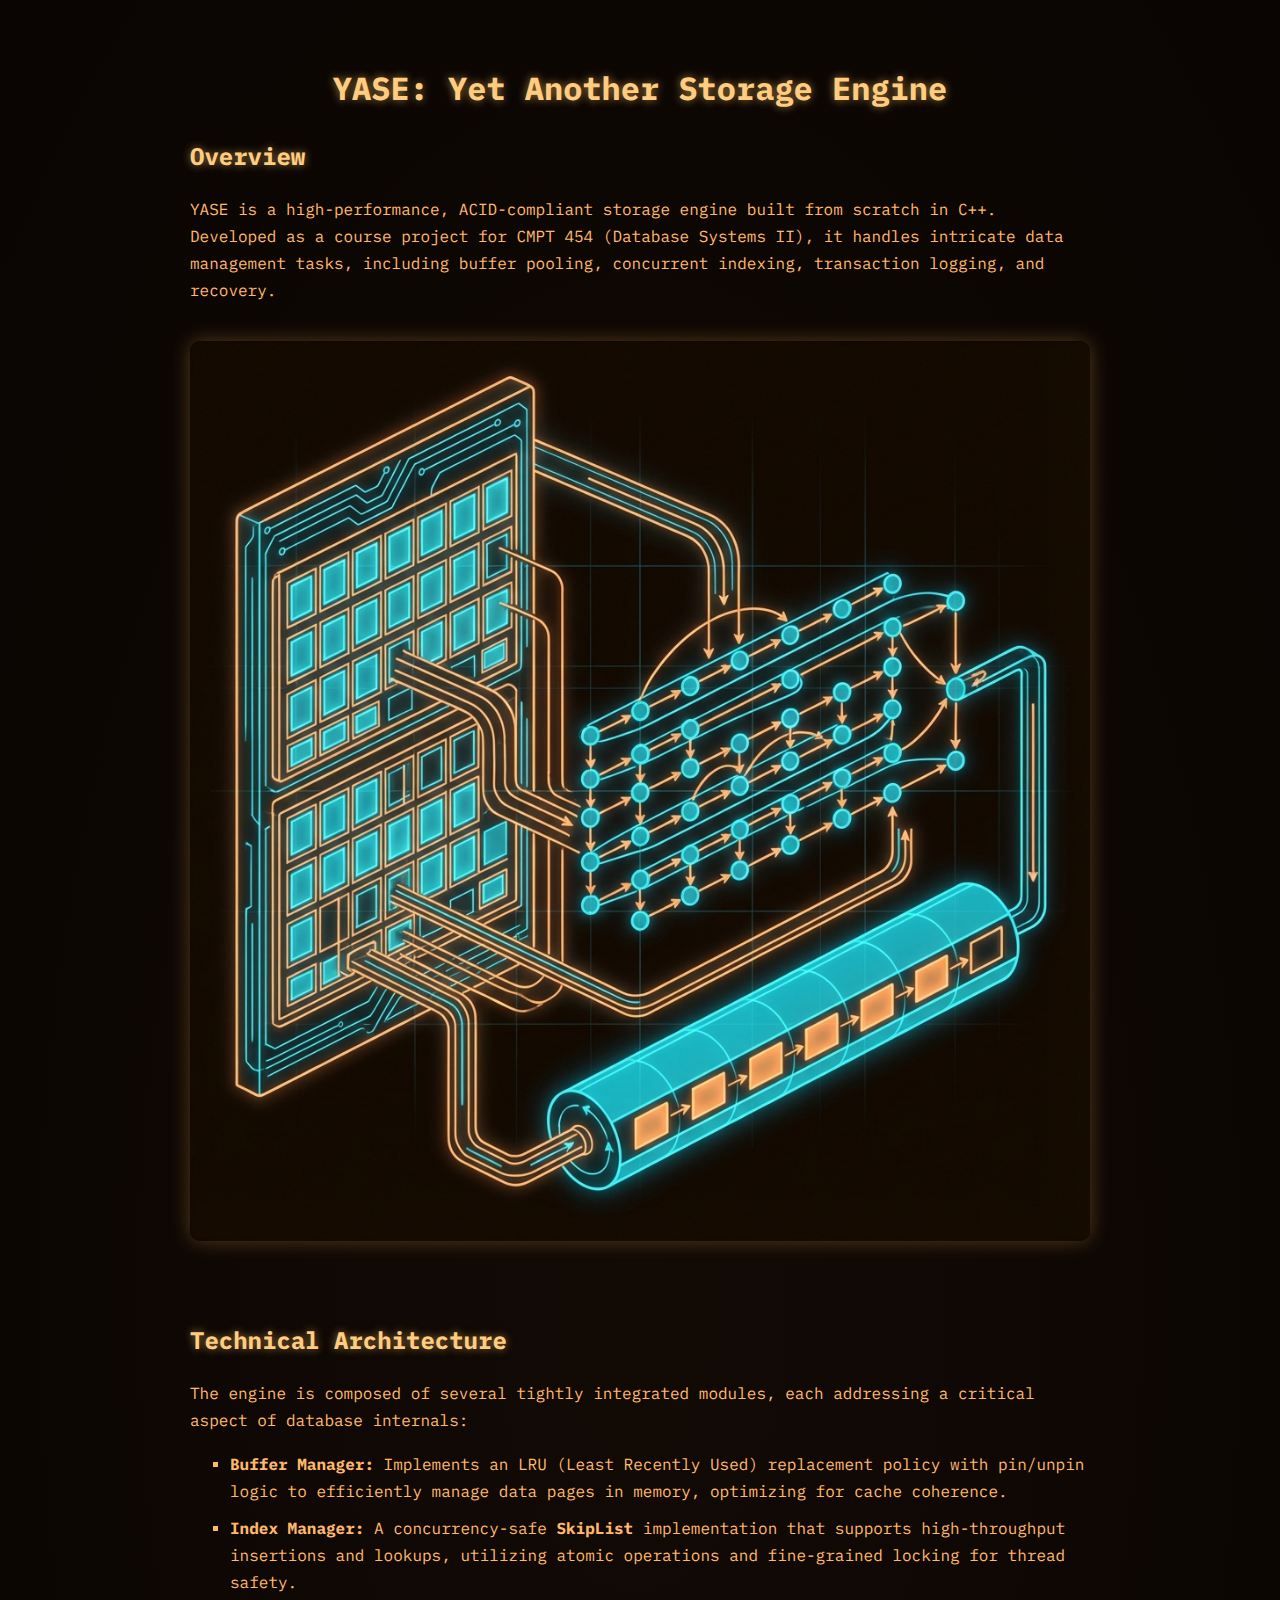
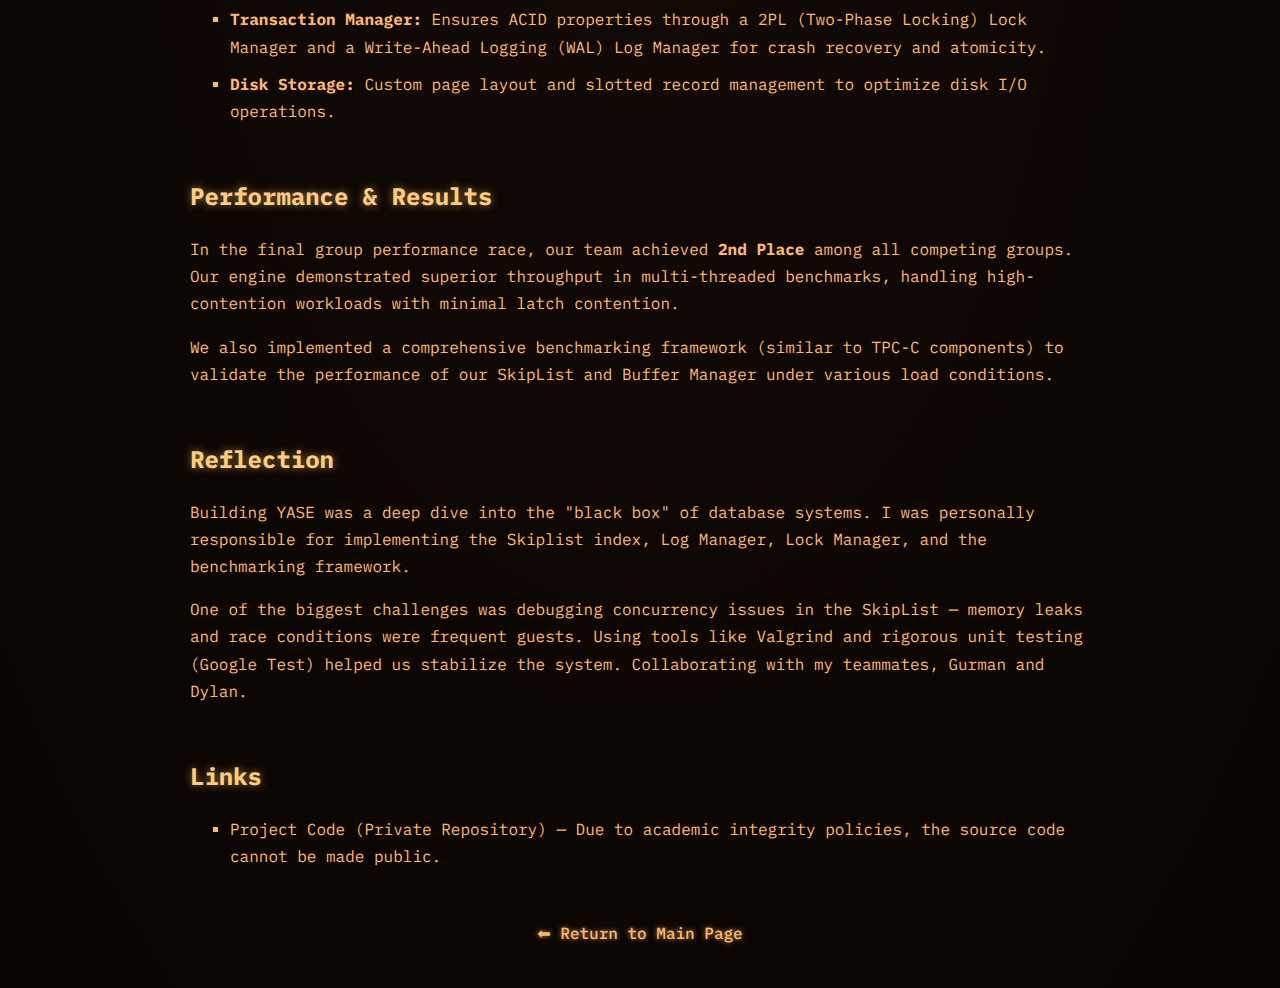
<file: projects/yase.html>
<!DOCTYPE html>
<html lang="en">

<head>
    <meta charset="UTF-8">
    <meta name="viewport" content="width=device-width, initial-scale=1">
    <title>YASE — Yet Another Storage Engine</title>
    <link href="https://fonts.googleapis.com/css2?family=IBM+Plex+Mono:wght@400;500;600&display=swap" rel="stylesheet">
    <style>
        body {
            margin: 0;
            background: radial-gradient(ellipse at center, #120a05 0%, #0a0503 100%);
            color: #ffb86b;
            font-family: 'IBM Plex Mono', monospace;
            line-height: 1.7;
            -webkit-font-smoothing: none;
            text-rendering: geometricPrecision;
            padding: 40px;
            max-width: 900px;
            margin: auto;
        }

        h1,
        h2,
        h3 {
            color: #ffcc80;
            text-shadow: 0 0 8px rgba(255, 200, 100, 0.6);
        }

        h1 {
            text-align: center;
            font-size: 32px;
            margin-bottom: 20px;
        }

        a {
            color: #ffe0a3;
            text-decoration: none;
        }

        a:hover {
            color: #fff;
            text-shadow: 0 0 6px #ffb86b;
        }

        img {
            width: 100%;
            border-radius: 10px;
            box-shadow: 0 0 20px rgba(255, 180, 80, 0.3);
            margin: 20px 0;
        }

        .section {
            margin-bottom: 50px;
        }

        .back {
            text-align: center;
            margin-top: 40px;
        }

        .back a {
            color: #ffb86b;
            font-weight: 500;
            text-shadow: 0 0 5px rgba(255, 200, 100, 0.7);
        }

        ul {
            list-style-type: square;
        }

        li {
            margin-bottom: 10px;
        }
    </style>
</head>

<body>
    <h1>YASE: Yet Another Storage Engine</h1>

    <div class="section">
        <h2>Overview</h2>
        <p>
            YASE is a high-performance, ACID-compliant storage engine built from scratch in C++.
            Developed as a course project for CMPT 454 (Database Systems II), it handles intricate data management
            tasks,
            including buffer pooling, concurrent indexing, transaction logging, and recovery.
        </p>
        <img src="pic/yase_intro.png" alt="YASE Architecture Diagram">
    </div>

    <div class="section">
        <h2>Technical Architecture</h2>
        <p>
            The engine is composed of several tightly integrated modules, each addressing a critical aspect of database
            internals:
        </p>
        <ul>
            <li><strong>Buffer Manager:</strong> Implements an LRU (Least Recently Used) replacement policy with
                pin/unpin logic to efficiently manage data pages in memory, optimizing for cache coherence.</li>
            <li><strong>Index Manager:</strong> A concurrency-safe <strong>SkipList</strong> implementation that
                supports high-throughput insertions and lookups, utilizing atomic operations and fine-grained locking
                for thread safety.</li>
            <li><strong>Transaction Manager:</strong> Ensures ACID properties through a 2PL (Two-Phase Locking) Lock
                Manager and a Write-Ahead Logging (WAL) Log Manager for crash recovery and atomicity.</li>
            <li><strong>Disk Storage:</strong> Custom page layout and slotted record management to optimize disk I/O
                operations.</li>
        </ul>
    </div>

    <div class="section">
        <h2>Performance & Results</h2>
        <p>
            In the final group performance race, our team achieved <strong>2nd Place</strong> among all competing
            groups.
            Our engine demonstrated superior throughput in multi-threaded benchmarks, handling high-contention workloads
            with minimal latch contention.
        </p>
        <p>
            We also implemented a comprehensive benchmarking framework (similar to TPC-C components) to validate the
            performance of our SkipList and Buffer Manager under various load conditions.
        </p>
    </div>

    <div class="section">
        <h2>Reflection</h2>
        <p>
            Building YASE was a deep dive into the "black box" of database systems. I was personally responsible for
            implementing the Skiplist index,
            Log Manager, Lock Manager, and the benchmarking framework.
        </p>
        <p>
            One of the biggest challenges was debugging concurrency issues in the SkipList — memory leaks and race
            conditions were frequent guests.
            Using tools like Valgrind and rigorous unit testing (Google Test) helped us stabilize the system.
            Collaborating with my teammates, Gurman and Dylan.
        </p>
    </div>

    <div class="section">
        <h2>Links</h2>
        <ul>
            <li><span>Project Code (Private Repository) — Due to academic integrity policies, the source code cannot be
                    made public.</span></li>
        </ul>
    </div>

    <div class="back">
        <a href="../index.html">⬅ Return to Main Page</a>
    </div>
</body>

</html>
</file>
